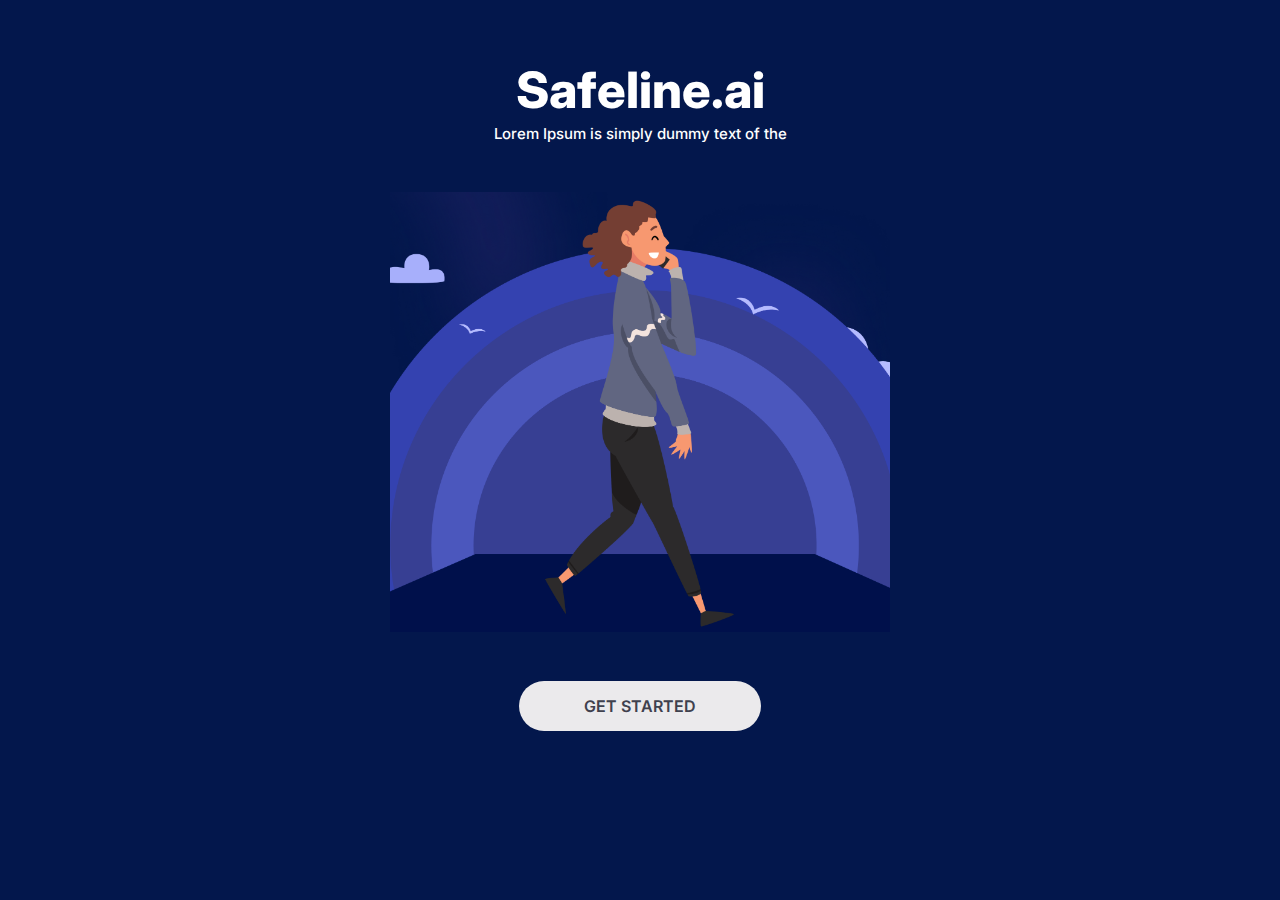
<file: Website/index.html>
<!DOCTYPE html>
<html>
  <head>
    <meta charset="utf-8">
    <meta name="viewport" content="width=device-width">
    <title>Safeline.ai</title>
    <link href="style.css" rel="stylesheet" type="text/css" />

  </head>
  <body>
    <h1>Safeline.ai</h1>
    <h4>Lorem Ipsum is simply dummy text of the</h4>
    <img src="img/splash.png">
    <br></br>
    <a href=signup.html>GET STARTED</a>
    
    <script src="script.js"></script>
  </body>
</html>
</file>
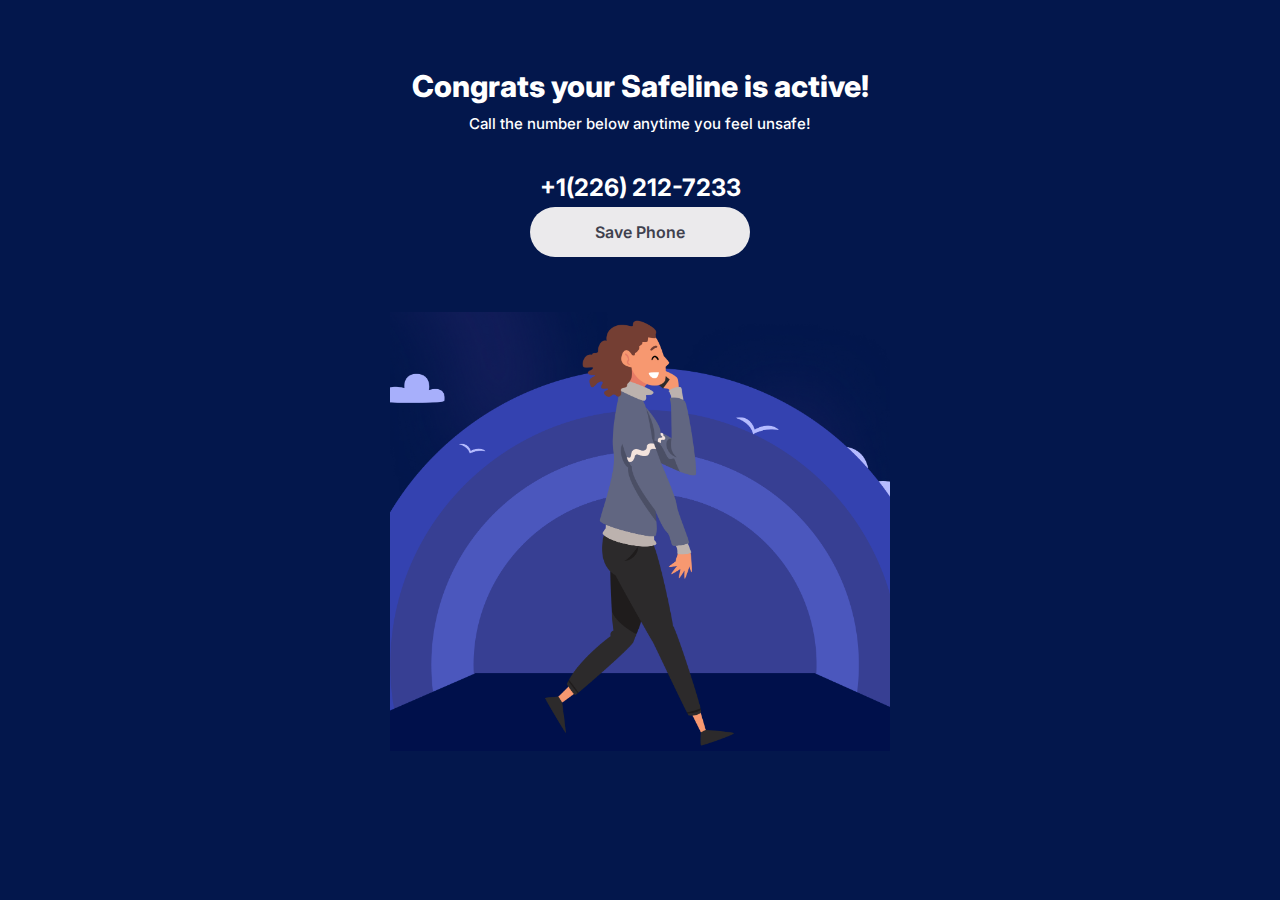
<file: Website/success.html>
<!DOCTYPE html>
<html>
  <head>
    <meta charset="utf-8">
    <meta name="viewport" content="width=device-width">
    <title>Safeline.ai</title>
    <link href="style.css" rel="stylesheet" type="text/css" />

  </head>
  <body style="display: flex; flex-direction: column; align-items:center;" >
  <div style="width: 80%;">
    <h1 style="font-size: 30px; ">Congrats your Safeline is active!</h1>
    <h4 style="margin: -10px;">Call the number below anytime you feel unsafe!</h4>
    <h2 style="margin-top: 50px;">+1(226) 212-7233</h2>
     <a href="tel:+12262127233" style="margin-top: 30px; margin-bottom: 30px;">Save Phone</a>
    <br></br>
    </div>
      <img src="img/splash.png" style="margin-top: 50px;">
    
    <script src="script.js"></script>
  </body>
</html>
</file>
<file: Website/style.css>
@import url('https://fonts.googleapis.com/css2?family=Inter:wght@500;600;700&family=Nunito+Sans:wght@800&display=swap');

body {
  font-family: 'Inter', sans-serif;
  background-color: #03174C;
  color: white;
  text-align: center;
}

h1 {
  font-size: 50px;
  font-weight: 800;
  margin-top: 60px;
}

h4 {
  font-weight: 500;
  font-size: 15px;
  margin-top: -30px;
  width-max: 50px;
}

img {
  width: 100%;
  max-width: 500px;
  margin-top: 30px;
  margin-bottom: 40px;
}

a {
  padding: 15px 65px;
  background: #EBEAEC;
  border-radius: 38px;
  text-decoration: none;
  color: #3F414E;
  font-weight: 600;

}
</file>
